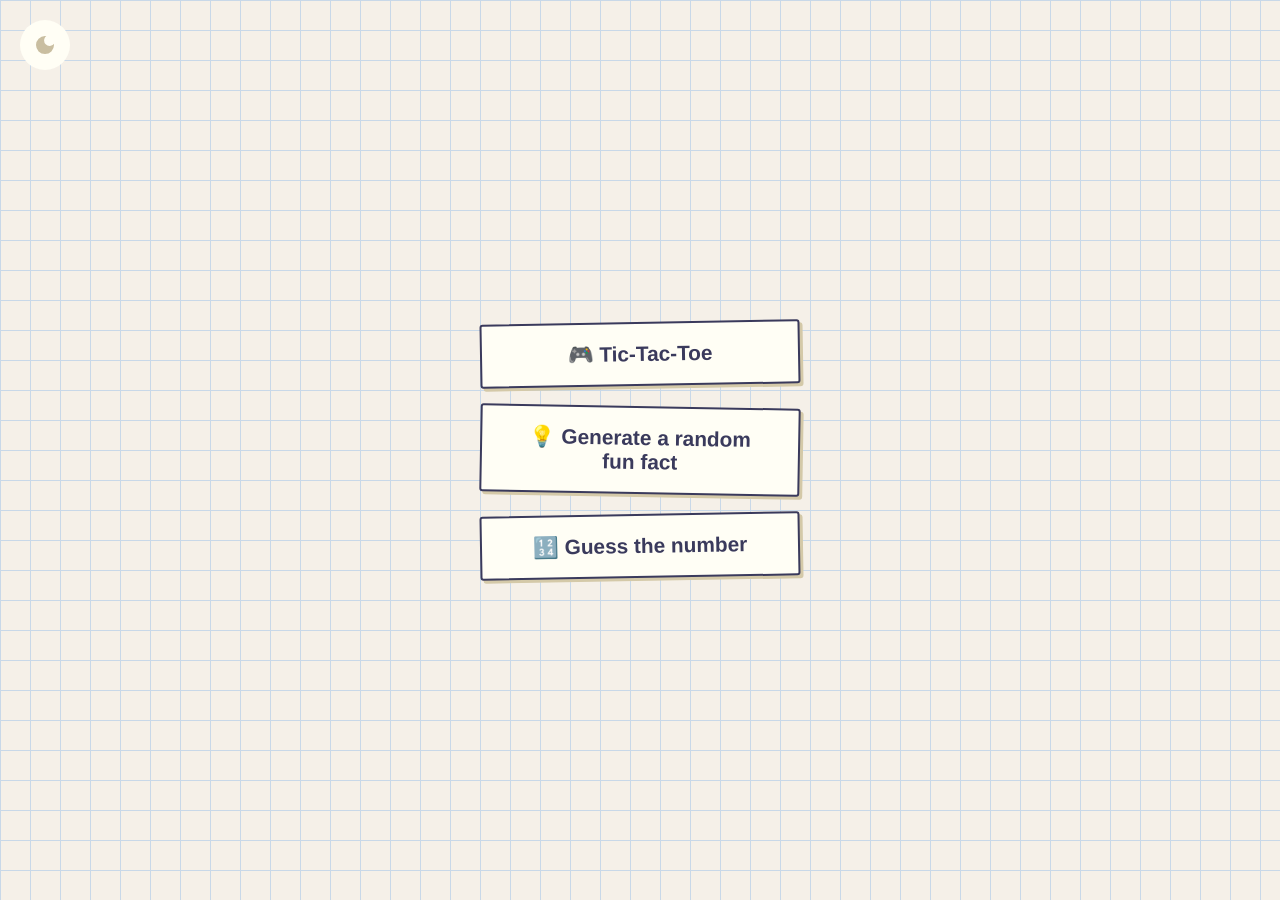
<file: index.html>
<!doctype html>
<html lang="en">
  <head>
    <meta charset="UTF-8" />
    <meta name="viewport" content="width=device-width, initial-scale=1.0" />
    <title>Document</title>
    <link rel="stylesheet" href="styles.css" />
    <script type="text/javascript" src="darkmode.js" defer></script>
  </head>
  <body>
    <header>
      <button id="theme-switch">
        <svg
          xmlns="http://www.w3.org/2000/svg"
          height="24px"
          viewBox="0 -960 960 960"
          width="24px"
          fill="#e3e3e3"
        >
          <path
            d="M480-120q-150 0-255-105T120-480q0-150 105-255t255-105q14 0 27.5 1t26.5 3q-41 29-65.5 75.5T444-660q0 90 63 153t153 63q55 0 101-24.5t75-65.5q2 13 3 26.5t1 27.5q0 150-105 255T480-120Z"
          />
        </svg>
        <svg
          xmlns="http://www.w3.org/2000/svg"
          height="24px"
          viewBox="0 -960 960 960"
          width="24px"
          fill="#e3e3e3"
        >
          <path
            d="M338.5-338.5Q280-397 280-480t58.5-141.5Q397-680 480-680t141.5 58.5Q680-563 680-480t-58.5 141.5Q563-280 480-280t-141.5-58.5ZM200-440H40v-80h160v80Zm720 0H760v-80h160v80ZM440-760v-160h80v160h-80Zm0 720v-160h80v160h-80ZM256-650l-101-97 57-59 96 100-52 56Zm492 496-97-101 53-55 101 97-57 59Zm-98-550 97-101 59 57-100 96-56-52ZM154-212l101-97 55 53-97 101-59-57Z"
          />
        </svg>
      </button>
    </header>
    <nav class="home-nav">
      <button class="selector home-selector">
        <a href="tic-tac-toe.html">🎮 Tic-Tac-Toe</a>
      </button>
      <button class="selector home-selector">
        <a href="random-fact-gen.html">💡 Generate a random fun fact</a>
      </button>
      <button class="selector home-selector">
        <a href="guess-the-number.html">🔢 Guess the number</a>
      </button>
    </nav>
  </body>
</html>
</file>
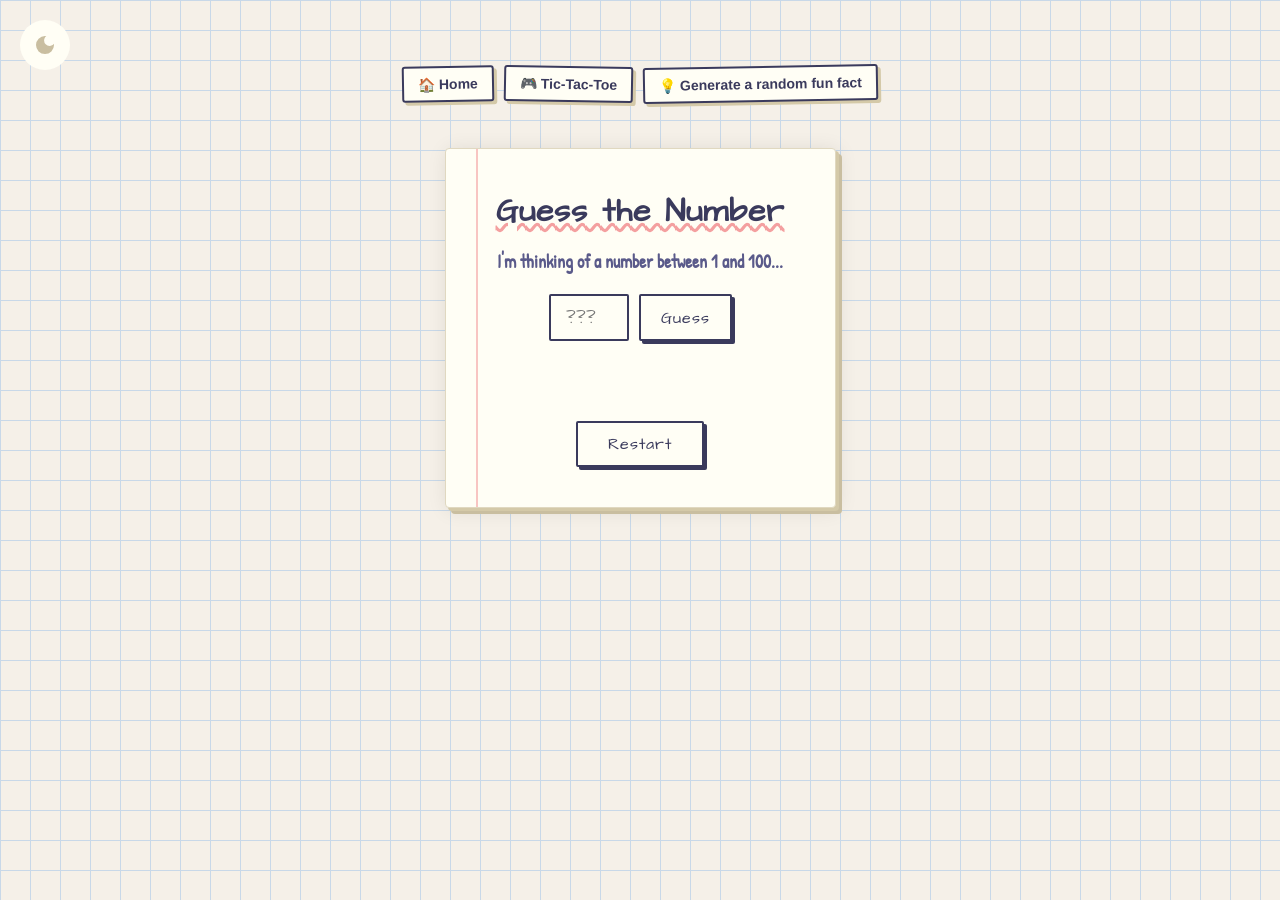
<file: guess-the-number.html>
<!doctype html>
<html lang="en">
  <head>
    <meta charset="UTF-8" />
    <meta name="viewport" content="width=device-width, initial-scale=1.0" />
    <title>Document</title>
    <link rel="stylesheet" href="styles.css" />
    <script type="text/javascript" src="darkmode.js" defer></script>
  </head>
  <body class="page-with-nav">
    <header>
      <button id="theme-switch">
        <svg
          xmlns="http://www.w3.org/2000/svg"
          height="24px"
          viewBox="0 -960 960 960"
          width="24px"
          fill="#e3e3e3"
        >
          <path
            d="M480-120q-150 0-255-105T120-480q0-150 105-255t255-105q14 0 27.5 1t26.5 3q-41 29-65.5 75.5T444-660q0 90 63 153t153 63q55 0 101-24.5t75-65.5q2 13 3 26.5t1 27.5q0 150-105 255T480-120Z"
          />
        </svg>
        <svg
          xmlns="http://www.w3.org/2000/svg"
          height="24px"
          viewBox="0 -960 960 960"
          width="24px"
          fill="#e3e3e3"
        >
          <path
            d="M338.5-338.5Q280-397 280-480t58.5-141.5Q397-680 480-680t141.5 58.5Q680-563 680-480t-58.5 141.5Q563-280 480-280t-141.5-58.5ZM200-440H40v-80h160v80Zm720 0H760v-80h160v80ZM440-760v-160h80v160h-80Zm0 720v-160h80v160h-80ZM256-650l-101-97 57-59 96 100-52 56Zm492 496-97-101 53-55 101 97-57 59Zm-98-550 97-101 59 57-100 96-56-52ZM154-212l101-97 55 53-97 101-59-57Z"
          />
        </svg>
      </button>
    </header>
    <nav>
      <button class="selector"><a href="index.html">🏠 Home</a></button>
      <button class="selector">
        <a href="tic-tac-toe.html">🎮 Tic-Tac-Toe</a>
      </button>
      <button class="selector">
        <a href="random-fact-gen.html">💡 Generate a random fun fact</a>
      </button>
    </nav>
    <div id="gameContainer">
      <h1>Guess the Number</h1>
      <h2 id="statusText">I'm thinking of a number between 1 and 100...</h2>
      <div id="inputRow">
        <input
          type="number"
          id="guessInput"
          min="1"
          max="100"
          placeholder="???"
        />
        <button id="guessBtn">Guess</button>
      </div>
      <p id="hint"></p>
      <button id="restartBtn">Restart</button>
    </div>

    <script src="guess.js"></script>
  </body>
</html>
</file>
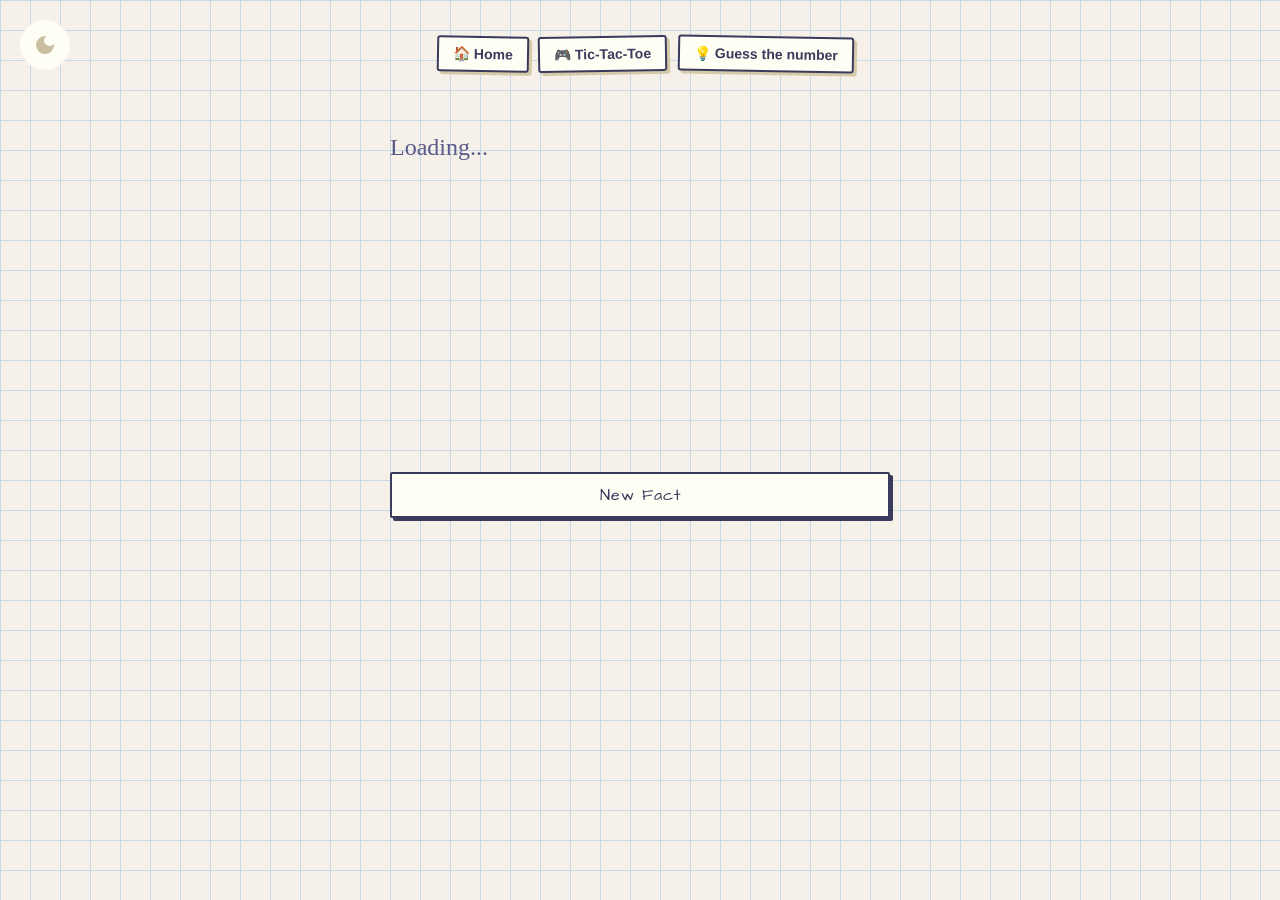
<file: random-fact-gen.html>
<!doctype html>
<html lang="en">
  <head>
    <meta charset="UTF-8" />
    <title>Random Fact</title>
    <link rel="stylesheet" href="styles.css" />
    <script type="text/javascript" src="darkmode.js" defer></script>
  </head>
  <body class="page-with-nav">
    <nav>
      <header>
        <button id="theme-switch">
          <svg
            xmlns="http://www.w3.org/2000/svg"
            height="24px"
            viewBox="0 -960 960 960"
            width="24px"
            fill="#e3e3e3"
          >
            <path
              d="M480-120q-150 0-255-105T120-480q0-150 105-255t255-105q14 0 27.5 1t26.5 3q-41 29-65.5 75.5T444-660q0 90 63 153t153 63q55 0 101-24.5t75-65.5q2 13 3 26.5t1 27.5q0 150-105 255T480-120Z"
            />
          </svg>
          <svg
            xmlns="http://www.w3.org/2000/svg"
            height="24px"
            viewBox="0 -960 960 960"
            width="24px"
            fill="#e3e3e3"
          >
            <path
              d="M338.5-338.5Q280-397 280-480t58.5-141.5Q397-680 480-680t141.5 58.5Q680-563 680-480t-58.5 141.5Q563-280 480-280t-141.5-58.5ZM200-440H40v-80h160v80Zm720 0H760v-80h160v80ZM440-760v-160h80v160h-80Zm0 720v-160h80v160h-80ZM256-650l-101-97 57-59 96 100-52 56Zm492 496-97-101 53-55 101 97-57 59Zm-98-550 97-101 59 57-100 96-56-52ZM154-212l101-97 55 53-97 101-59-57Z"
            />
          </svg>
        </button>
      </header>
      <button class="selector"><a href="index.html">🏠 Home</a></button>
      <button class="selector">
        <a href="tic-tac-toe.html">🎮 Tic-Tac-Toe</a>
      </button>
      <button class="selector">
        <a href="guess-the-number.html">💡 Guess the number</a>
      </button>
    </nav>
    <div class="fact-box">
      <p id="fact-text">Loading...</p>
      <button class="new-fact-button" onclick="location.reload()">
        New Fact
      </button>
    </div>

    <script src="rndm.js"></script>
  </body>
</html>
</file>
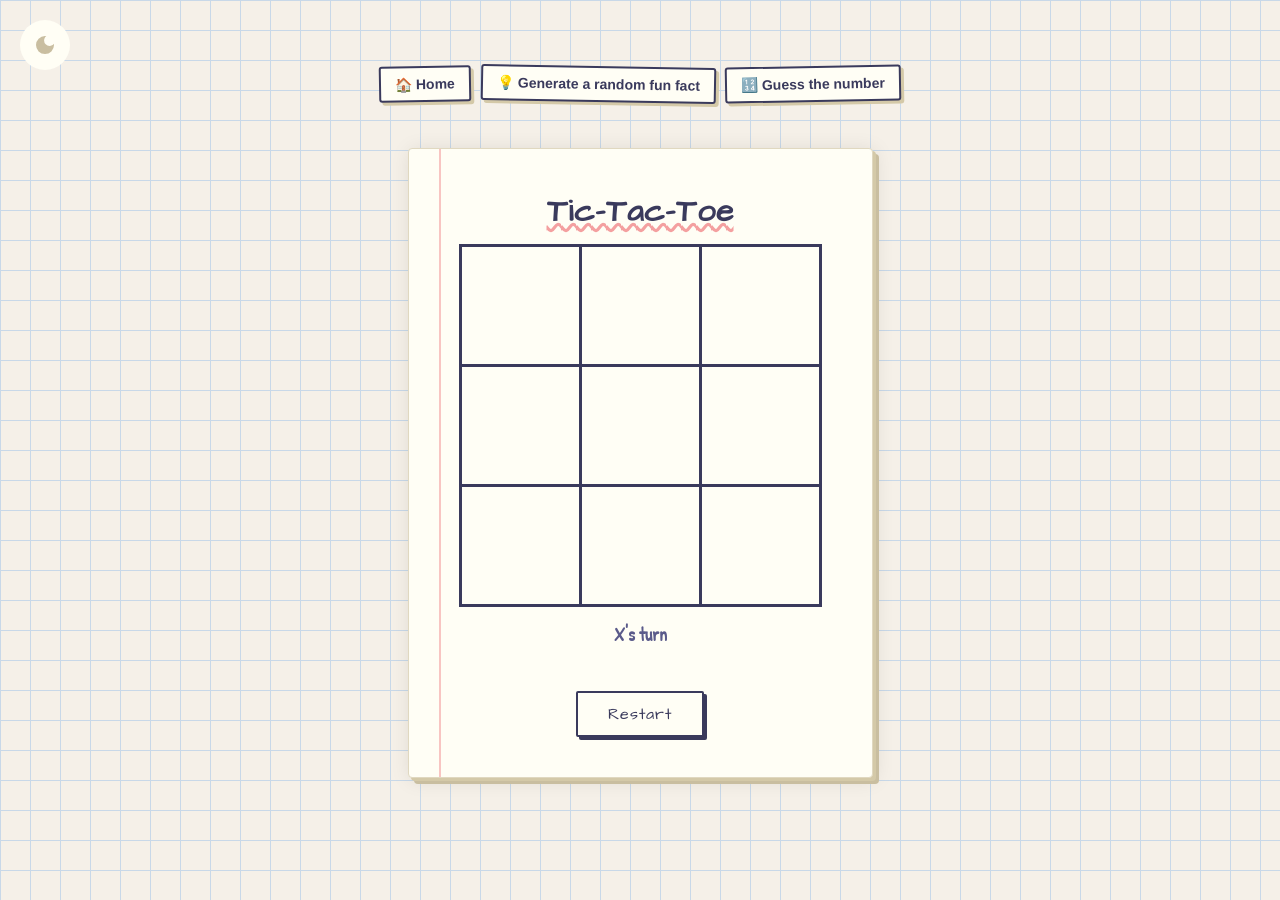
<file: tic-tac-toe.html>
<!doctype html>
<html lang="en">
  <head>
    <meta charset="UTF-8" />
    <meta name="viewport" content="width=device-width, initial-scale=1.0" />
    <title>Document</title>
    <link rel="stylesheet" href="styles.css" />
    <script type="text/javascript" src="darkmode.js" defer></script>
  </head>
  <body class="page-with-nav">
    <header>
      <button id="theme-switch">
        <svg
          xmlns="http://www.w3.org/2000/svg"
          height="24px"
          viewBox="0 -960 960 960"
          width="24px"
          fill="#e3e3e3"
        >
          <path
            d="M480-120q-150 0-255-105T120-480q0-150 105-255t255-105q14 0 27.5 1t26.5 3q-41 29-65.5 75.5T444-660q0 90 63 153t153 63q55 0 101-24.5t75-65.5q2 13 3 26.5t1 27.5q0 150-105 255T480-120Z"
          />
        </svg>
        <svg
          xmlns="http://www.w3.org/2000/svg"
          height="24px"
          viewBox="0 -960 960 960"
          width="24px"
          fill="#e3e3e3"
        >
          <path
            d="M338.5-338.5Q280-397 280-480t58.5-141.5Q397-680 480-680t141.5 58.5Q680-563 680-480t-58.5 141.5Q563-280 480-280t-141.5-58.5ZM200-440H40v-80h160v80Zm720 0H760v-80h160v80ZM440-760v-160h80v160h-80Zm0 720v-160h80v160h-80ZM256-650l-101-97 57-59 96 100-52 56Zm492 496-97-101 53-55 101 97-57 59Zm-98-550 97-101 59 57-100 96-56-52ZM154-212l101-97 55 53-97 101-59-57Z"
          />
        </svg>
      </button>
    </header>
    <nav>
      <button class="selector"><a href="index.html">🏠 Home</a></button>

      <button class="selector">
        <a href="random-fact-gen.html">💡 Generate a random fun fact</a>
      </button>
      <button class="selector">
        <a href="guess-the-number.html">🔢 Guess the number</a>
      </button>
    </nav>
    <div id="gameContainer">
      <h1>Tic-Tac-Toe</h1>
      <div id="cellContainer">
        <div cellIndex="0" class="cell"></div>
        <div cellIndex="1" class="cell"></div>
        <div cellIndex="2" class="cell"></div>
        <div cellIndex="3" class="cell"></div>
        <div cellIndex="4" class="cell"></div>
        <div cellIndex="5" class="cell"></div>
        <div cellIndex="6" class="cell"></div>
        <div cellIndex="7" class="cell"></div>
        <div cellIndex="8" class="cell"></div>
      </div>
      <h2 id="statusText"></h2>
      <button id="restartBtn">Restart</button>
    </div>
    <script src="array.js"></script>
  </body>
</html>
</file>
<file: styles.css>
@import url("https://fonts.googleapis.com/css2?family=Architects+Daughter&family=Patrick+Hand&display=swap");

:root {
  --paper: #fffef5;
  --paper-hover: #fdf5c0;
  --bg: #f5f0e8;
  --grid-line: #c8d8e8;
  --ink: #3a3a5c;
  --ink-muted: #5a5a8a;
  --accent-line: #f4a0a0;
  --border: #e0d8c0;
  --shadow-1: #d4c9a8;
  --shadow-2: #c9bea0;
  --cell-border: #3a3a5c;
  --btn-shadow: #3a3a5c;
}

body.darkmode {
  --paper: #22213a;
  --paper-hover: #2e2d50;
  --bg: #1a1825;
  --grid-line: #252338;
  --ink: #d4d0f4;
  --ink-muted: #8888b8;
  --accent-line: #c084a0;
  --border: #2e2c4a;
  --shadow-1: #111020;
  --shadow-2: #0a0918;
  --cell-border: #9090c8;
  --btn-shadow: #9090c8;
}

* {
  margin: 0;
  padding: 0;
  box-sizing: border-box;
}

body {
  min-height: 100vh;
  display: flex;
  align-items: center;
  justify-content: center;
  background: var(--bg);
  background-image:
    linear-gradient(var(--grid-line) 1px, transparent 1px),
    linear-gradient(90deg, var(--grid-line) 1px, transparent 1px);
  background-size: 30px 30px;
}

#gameContainer {
  font-family: "Architects Daughter", cursive;
  text-align: center;
  padding: 40px 50px;
  background: var(--paper);
  border-radius: 4px;
  box-shadow:
    3px 3px 0px var(--shadow-1),
    6px 6px 0px var(--shadow-2),
    2px 2px 20px rgba(0, 0, 0, 0.1);
  border: 1px solid var(--border);
  position: relative;
}

#gameContainer::before {
  content: "";
  position: absolute;
  top: 0;
  left: 30px;
  width: 2px;
  height: 100%;
  background: var(--accent-line);
  opacity: 0.6;
}

h1 {
  font-size: 2rem;
  color: var(--ink);
  margin-bottom: 6px;
  letter-spacing: 1px;
  text-decoration: underline;
  text-decoration-style: wavy;
  text-decoration-color: var(--accent-line);
}

#statusText {
  font-family: "Patrick Hand", cursive;
  font-size: 1.1rem;
  color: var(--ink-muted);
  margin: 16px 0;
  min-height: 28px;
}

#cellContainer {
  display: grid;
  grid-template-columns: repeat(3, 120px);
  grid-template-rows: repeat(3, 120px);
  margin: 10px auto;
  width: fit-content;
  border-left: 3px solid var(--cell-border);
  border-top: 3px solid var(--cell-border);
}

.cell {
  width: 120px;
  height: 120px;
  border-right: 3px solid var(--cell-border);
  border-bottom: 3px solid var(--cell-border);
  display: flex;
  align-items: center;
  justify-content: center;
  font-size: 4rem;
  color: var(--ink);
  cursor: pointer;
  background: transparent;
  transition: background 0.15s;
  position: relative;
}

.cell:hover {
  background: var(--paper-hover);
}

#restartBtn {
  margin-top: 24px;
  padding: 10px 30px;
  font-family: "Architects Daughter", cursive;
  font-size: 1rem;
  background: var(--paper);
  color: var(--ink);
  border: 2px solid var(--ink);
  border-radius: 2px;
  cursor: pointer;
  box-shadow: 3px 3px 0px var(--btn-shadow);
  transition:
    box-shadow 0.1s,
    transform 0.1s;
  letter-spacing: 1px;
}

#restartBtn:hover {
  background: var(--paper-hover);
}

#restartBtn:active {
  box-shadow: 1px 1px 0px var(--btn-shadow);
  transform: translate(2px, 2px);
}

nav {
  display: flex;
  flex-wrap: wrap;
  gap: 10px;
  padding: 16px;
}

.selector {
  background: var(--paper);
  border: 2px solid var(--cell-border);
  border-radius: 3px;
  padding: 8px 14px;
  font-size: 14px;
  cursor: pointer;
  box-shadow: 3px 3px 0 var(--shadow-1);
  transform: rotate(-1deg);
  transition:
    transform 0.1s,
    box-shadow 0.1s;
  display: flex;
  justify-content: center;
  align-items: center;
}

.selector:nth-child(even) {
  transform: rotate(1deg);
}

.selector:hover {
  transform: rotate(0deg) translateY(-2px);
  box-shadow: 4px 4px 0 var(--shadow-2);
  background: var(--paper-hover);
}

.selector:active {
  transform: rotate(0deg) translateY(1px);
  box-shadow: 1px 1px 0 var(--shadow-1);
}

.selector a {
  text-decoration: none;
  color: var(--ink);
  font-weight: 600;
}

.fact-box {
  width: 500px;
  height: 400px;
  display: flex;
  flex-direction: column;
  justify-content: space-between;
}

.new-fact-button {
  margin-top: 24px;
  padding: 10px 30px;
  font-family: "Architects Daughter", cursive;
  font-size: 1rem;
  background: var(--paper);
  color: var(--ink);
  border: 2px solid var(--ink);
  border-radius: 2px;
  cursor: pointer;
  box-shadow: 3px 3px 0px var(--btn-shadow);
  transition:
    box-shadow 0.1s,
    transform 0.1s;
  letter-spacing: 1px;
}

.new-fact-button:hover {
  background: var(--paper-hover);
}

.new-fact-button:active {
  box-shadow: 1px 1px 0px var(--btn-shadow);
  transform: translate(2px, 2px);
}

.fact-text {
  font-family: "Patrick Hand", cursive;
  font-size: 1.1rem;
  color: var(--ink-muted);
  margin: 16px 0;
  min-height: 28px;
}

#fact-text {
  font-family: "Permanent Marker", cursive;
  font-size: 1.5rem;
  color: var(--ink-muted);
  margin: 16px 0;
  min-height: 28px;
}

/* Home page: nav centered in the middle of the screen, bigger buttons */
.home-nav {
  flex-direction: column;
  align-items: center;
  justify-content: center;
  gap: 20px;
  padding: 0;
}

.home-selector {
  font-size: 1.3rem;
  padding: 18px 40px;
  width: 320px;
}

/* Game pages: body stacks nav on top, game in center below */
body.page-with-nav {
  flex-direction: column;
  justify-content: flex-start;
  padding-top: 20px;
  gap: 30px;
}

#inputRow {
  display: flex;
  gap: 10px;
  justify-content: center;
  margin: 16px 0;
}

#guessInput {
  width: 80px;
  padding: 8px;
  font-family: "Architects Daughter", cursive;
  font-size: 1.2rem;
  border: 2px solid var(--cell-border);
  border-radius: 2px;
  text-align: center;
  background: var(--paper);
  color: var(--ink);
}

#hint {
  font-family: "Patrick Hand", cursive;
  font-size: 1.4rem;
  color: var(--ink-muted);
  min-height: 32px;
  margin: 8px 0;
}

#guessBtn {
  padding: 8px 20px;
  font-family: "Architects Daughter", cursive;
  font-size: 1rem;
  background: var(--paper);
  color: var(--ink);
  border: 2px solid var(--ink);
  border-radius: 2px;
  cursor: pointer;
  box-shadow: 3px 3px 0px var(--btn-shadow);
  transition:
    box-shadow 0.1s,
    transform 0.1s;
  letter-spacing: 1px;
}

#guessBtn:hover {
  background: var(--paper-hover);
}

#guessBtn:active {
  box-shadow: 1px 1px 0px var(--btn-shadow);
  transform: translate(2px, 2px);
}

#theme-switch {
  position: absolute;
  top: 20px;
  left: 20px;
  height: 50px;
  width: 50px;
  padding: 0;
  border-radius: 50%;
  background-color: var(--paper);
  display: flex;
  justify-content: center;
  align-items: center;
  border: none;
  cursor: pointer;
}

#theme-switch svg {
  fill: var(--shadow-2);
}

#theme-switch svg:last-child {
  display: none;
}

body.darkmode #theme-switch svg:first-child {
  display: none;
}

body.darkmode #theme-switch svg:last-child {
  display: block;
}
</file>
